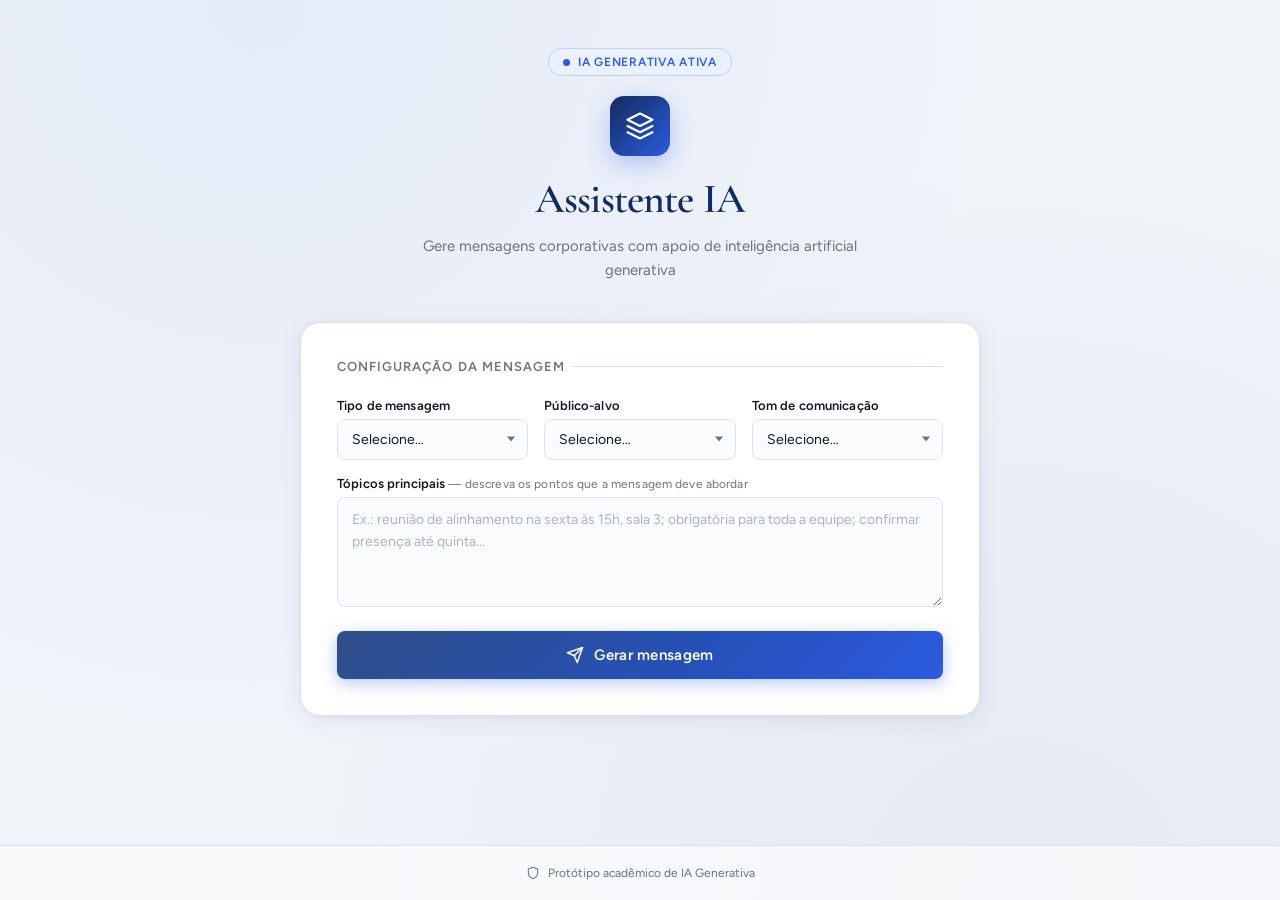
<file: assistente-ia.html>
<!DOCTYPE html>
<html lang="pt-BR">
<head>
  <meta charset="UTF-8" />
  <meta name="viewport" content="width=device-width, initial-scale=1.0" />
  <title>Assistente IA — Mensagens Corporativas</title>

  <!-- Google Fonts: Cormorant Garamond (display) + Figtree (corpo) -->
  <link rel="preconnect" href="https://fonts.googleapis.com" />
  <link rel="preconnect" href="https://fonts.gstatic.com" crossorigin />
  <link href="https://fonts.googleapis.com/css2?family=Cormorant+Garamond:wght@500;600&family=Figtree:wght@300;400;500;600;700&display=swap" rel="stylesheet" />

  <style>
    /* ======================================================
       VARIÁVEIS & RESET
    ====================================================== */
    :root {
      --bg:          #F0F4F9;
      --surface:     #FFFFFF;
      --navy:        #132C5E;
      --navy-mid:    #1E4080;
      --blue:        #2B5BE0;
      --blue-light:  #EBF0FD;
      --blue-glow:   rgba(43, 91, 224, 0.18);
      --accent:      #3B82F6;
      --text:        #111827;
      --text-muted:  #6B7280;
      --border:      #D9E2EF;
      --border-focus:#2B5BE0;
      --success:     #059669;
      --radius-sm:   8px;
      --radius-md:   14px;
      --radius-lg:   20px;
      --shadow-card: 0 4px 24px rgba(19, 44, 94, 0.08), 0 1px 4px rgba(19,44,94,0.04);
      --shadow-btn:  0 4px 16px rgba(43, 91, 224, 0.35);
      --transition:  all 0.22s cubic-bezier(0.4, 0, 0.2, 1);
    }

    *, *::before, *::after { box-sizing: border-box; margin: 0; padding: 0; }

    html { scroll-behavior: smooth; }

    body {
      font-family: 'Figtree', sans-serif;
      background: var(--bg);
      color: var(--text);
      min-height: 100vh;
      display: flex;
      flex-direction: column;
      /* textura sutil no fundo */
      background-image:
        radial-gradient(circle at 20% 0%, rgba(43,91,224,0.06) 0%, transparent 55%),
        radial-gradient(circle at 80% 100%, rgba(19,44,94,0.05) 0%, transparent 55%);
    }

    /* ======================================================
       LAYOUT PRINCIPAL
    ====================================================== */
    .page {
      flex: 1;
      display: flex;
      flex-direction: column;
      align-items: center;
      padding: 48px 20px 32px;
    }

    .container {
      width: 100%;
      max-width: 680px;
    }

    /* ======================================================
       CABEÇALHO
    ====================================================== */
    header {
      text-align: center;
      margin-bottom: 40px;
      animation: fadeDown 0.55s ease both;
    }

    .header-badge {
      display: inline-flex;
      align-items: center;
      gap: 8px;
      background: var(--blue-light);
      border: 1px solid rgba(43,91,224,0.2);
      border-radius: 100px;
      padding: 6px 14px;
      margin-bottom: 20px;
    }

    .header-badge .dot {
      width: 7px; height: 7px;
      background: var(--blue);
      border-radius: 50%;
      animation: pulse 2s ease infinite;
    }

    .header-badge span {
      font-size: 12px;
      font-weight: 600;
      color: var(--blue);
      letter-spacing: 0.06em;
      text-transform: uppercase;
    }

    /* Ícone do cabeçalho */
    .header-icon {
      width: 60px; height: 60px;
      background: linear-gradient(135deg, var(--navy) 0%, var(--blue) 100%);
      border-radius: var(--radius-md);
      display: flex; align-items: center; justify-content: center;
      margin: 0 auto 20px;
      box-shadow: 0 8px 24px rgba(43,91,224,0.3);
    }

    .header-icon svg {
      width: 30px; height: 30px;
      fill: none;
      stroke: #fff;
      stroke-width: 1.7;
      stroke-linecap: round;
      stroke-linejoin: round;
    }

    h1 {
      font-family: 'Cormorant Garamond', Georgia, serif;
      font-size: clamp(2rem, 5vw, 2.6rem);
      font-weight: 600;
      color: var(--navy);
      letter-spacing: -0.02em;
      line-height: 1.15;
      margin-bottom: 10px;
    }

    .subtitle {
      font-size: 15px;
      font-weight: 400;
      color: var(--text-muted);
      max-width: 440px;
      margin: 0 auto;
      line-height: 1.6;
    }

    /* ======================================================
       CARD PRINCIPAL
    ====================================================== */
    .card {
      background: var(--surface);
      border-radius: var(--radius-lg);
      box-shadow: var(--shadow-card);
      border: 1px solid var(--border);
      padding: 36px;
      animation: fadeUp 0.6s ease both 0.1s;
    }

    .card-title {
      font-size: 13px;
      font-weight: 600;
      letter-spacing: 0.08em;
      text-transform: uppercase;
      color: var(--text-muted);
      margin-bottom: 24px;
      display: flex;
      align-items: center;
      gap: 8px;
    }

    .card-title::after {
      content: '';
      flex: 1;
      height: 1px;
      background: var(--border);
    }

    /* ======================================================
       FORMULÁRIO
    ====================================================== */
    .form-grid {
      display: grid;
      grid-template-columns: 1fr 1fr 1fr;
      gap: 16px;
      margin-bottom: 16px;
    }

    .form-group {
      display: flex;
      flex-direction: column;
      gap: 6px;
    }

    .form-group.full {
      grid-column: 1 / -1;
    }

    label {
      font-size: 13px;
      font-weight: 600;
      color: var(--text);
      letter-spacing: 0.01em;
    }

    .label-hint {
      font-weight: 400;
      color: var(--text-muted);
      font-size: 12px;
    }

    select, textarea {
      font-family: 'Figtree', sans-serif;
      font-size: 14px;
      font-weight: 400;
      color: var(--text);
      background: #FAFBFD;
      border: 1.5px solid var(--border);
      border-radius: var(--radius-sm);
      padding: 11px 14px;
      transition: var(--transition);
      appearance: none;
      -webkit-appearance: none;
      outline: none;
      width: 100%;
    }

    /* seta customizada no select */
    .select-wrapper {
      position: relative;
    }
    .select-wrapper::after {
      content: '';
      pointer-events: none;
      position: absolute;
      right: 13px;
      top: 50%;
      transform: translateY(-50%);
      width: 0; height: 0;
      border-left: 4.5px solid transparent;
      border-right: 4.5px solid transparent;
      border-top: 5.5px solid var(--text-muted);
    }

    select:focus, textarea:focus {
      border-color: var(--border-focus);
      background: var(--surface);
      box-shadow: 0 0 0 3px var(--blue-glow);
    }

    select:hover:not(:focus), textarea:hover:not(:focus) {
      border-color: #b0bfd4;
    }

    textarea {
      resize: vertical;
      min-height: 110px;
      line-height: 1.6;
    }

    textarea::placeholder { color: #AAB4C4; }

    /* ======================================================
       BOTÃO PRINCIPAL
    ====================================================== */
    .btn-generate {
      margin-top: 24px;
      width: 100%;
      background: linear-gradient(135deg, var(--navy-mid) 0%, var(--blue) 100%);
      color: #fff;
      font-family: 'Figtree', sans-serif;
      font-size: 15px;
      font-weight: 600;
      letter-spacing: 0.02em;
      padding: 15px 28px;
      border: none;
      border-radius: var(--radius-sm);
      cursor: pointer;
      box-shadow: var(--shadow-btn);
      transition: var(--transition);
      display: flex;
      align-items: center;
      justify-content: center;
      gap: 10px;
      position: relative;
      overflow: hidden;
    }

    .btn-generate::before {
      content: '';
      position: absolute;
      inset: 0;
      background: linear-gradient(135deg, rgba(255,255,255,0.08) 0%, transparent 60%);
      pointer-events: none;
    }

    .btn-generate:hover:not(:disabled) {
      transform: translateY(-2px);
      box-shadow: 0 8px 28px rgba(43,91,224,0.42);
    }

    .btn-generate:active:not(:disabled) {
      transform: translateY(0);
      box-shadow: var(--shadow-btn);
    }

    .btn-generate:disabled {
      opacity: 0.72;
      cursor: not-allowed;
      transform: none;
    }

    .btn-generate svg {
      width: 18px; height: 18px;
      stroke: currentColor;
      stroke-width: 2;
      stroke-linecap: round;
      stroke-linejoin: round;
      fill: none;
      flex-shrink: 0;
    }

    /* ======================================================
       SPINNER
    ====================================================== */
    .spinner {
      width: 18px; height: 18px;
      border: 2.5px solid rgba(255,255,255,0.35);
      border-top-color: #fff;
      border-radius: 50%;
      animation: spin 0.7s linear infinite;
      flex-shrink: 0;
    }

    /* ======================================================
       ÁREA DE RESPOSTA
    ====================================================== */
    #output-section {
      margin-top: 24px;
      border-radius: var(--radius-lg);
      border: 1px solid var(--border);
      background: var(--surface);
      box-shadow: var(--shadow-card);
      overflow: hidden;
      animation: fadeUp 0.45s ease both;
      display: none; /* oculto até gerar */
    }

    .output-header {
      display: flex;
      align-items: center;
      justify-content: space-between;
      padding: 16px 24px;
      border-bottom: 1px solid var(--border);
      background: linear-gradient(90deg, #F7F9FF 0%, #EEF3FF 100%);
    }

    .output-header-left {
      display: flex;
      align-items: center;
      gap: 10px;
    }

    .output-indicator {
      width: 8px; height: 8px;
      background: var(--success);
      border-radius: 50%;
      box-shadow: 0 0 0 3px rgba(5,150,105,0.18);
    }

    .output-label {
      font-size: 13px;
      font-weight: 700;
      color: var(--navy);
      letter-spacing: 0.04em;
      text-transform: uppercase;
    }

    .output-meta {
      font-size: 11.5px;
      color: var(--text-muted);
      font-weight: 500;
    }

    .btn-copy {
      display: flex;
      align-items: center;
      gap: 6px;
      background: none;
      border: 1.5px solid var(--border);
      border-radius: 6px;
      color: var(--text-muted);
      font-family: 'Figtree', sans-serif;
      font-size: 12px;
      font-weight: 600;
      padding: 6px 12px;
      cursor: pointer;
      transition: var(--transition);
    }

    .btn-copy:hover {
      border-color: var(--blue);
      color: var(--blue);
      background: var(--blue-light);
    }

    .btn-copy.copied {
      border-color: var(--success);
      color: var(--success);
      background: rgba(5,150,105,0.07);
    }

    .btn-copy svg {
      width: 13px; height: 13px;
      stroke: currentColor;
      stroke-width: 2;
      stroke-linecap: round;
      stroke-linejoin: round;
      fill: none;
    }

    .output-body {
      padding: 28px;
    }

    #output-text {
      font-size: 14.5px;
      line-height: 1.78;
      color: var(--text);
      white-space: pre-wrap;
      word-break: break-word;
      font-weight: 400;
    }

    /* Efeito de digitação */
    .typing-cursor::after {
      content: '|';
      color: var(--blue);
      animation: blink 0.9s step-end infinite;
      margin-left: 1px;
    }

    /* ======================================================
       ESTADO DE CARREGAMENTO (dentro do card)
    ====================================================== */
    #loading-section {
      margin-top: 24px;
      border-radius: var(--radius-lg);
      border: 1px solid var(--border);
      background: var(--surface);
      box-shadow: var(--shadow-card);
      padding: 36px 28px;
      display: none;
      flex-direction: column;
      align-items: center;
      gap: 16px;
      text-align: center;
    }

    .loading-ring {
      position: relative;
      width: 44px; height: 44px;
    }

    .loading-ring svg {
      width: 44px; height: 44px;
      animation: spin 1.2s linear infinite;
    }

    .loading-ring circle {
      fill: none;
      stroke-width: 3;
      stroke-linecap: round;
    }

    .loading-ring .track {
      stroke: var(--blue-light);
    }

    .loading-ring .arc {
      stroke: var(--blue);
      stroke-dasharray: 88;
      stroke-dashoffset: 60;
    }

    .loading-text {
      font-size: 14px;
      font-weight: 600;
      color: var(--navy);
    }

    .loading-sub {
      font-size: 13px;
      color: var(--text-muted);
      margin-top: -8px;
    }

    /* ======================================================
       MENSAGEM DE ERRO
    ====================================================== */
    #error-section {
      margin-top: 24px;
      border-radius: var(--radius-md);
      border: 1.5px solid #FCA5A5;
      background: #FFF5F5;
      padding: 18px 22px;
      display: none;
      align-items: flex-start;
      gap: 12px;
      animation: fadeUp 0.35s ease both;
    }

    #error-section svg {
      width: 20px; height: 20px;
      stroke: #DC2626;
      stroke-width: 2;
      stroke-linecap: round;
      stroke-linejoin: round;
      fill: none;
      flex-shrink: 0;
      margin-top: 1px;
    }

    .error-content .error-title {
      font-size: 13px;
      font-weight: 700;
      color: #991B1B;
      margin-bottom: 2px;
    }

    .error-content .error-msg {
      font-size: 13px;
      color: #B91C1C;
    }

    /* ======================================================
       RODAPÉ
    ====================================================== */
    footer {
      padding: 20px;
      text-align: center;
      font-size: 12px;
      color: var(--text-muted);
      font-weight: 400;
      border-top: 1px solid var(--border);
      background: rgba(255,255,255,0.6);
      display: flex;
      align-items: center;
      justify-content: center;
      gap: 8px;
    }

    footer svg {
      width: 14px; height: 14px;
      stroke: var(--text-muted);
      stroke-width: 1.8;
      fill: none;
      stroke-linecap: round;
      stroke-linejoin: round;
    }

    /* ======================================================
       ANIMAÇÕES
    ====================================================== */
    @keyframes fadeDown {
      from { opacity: 0; transform: translateY(-18px); }
      to   { opacity: 1; transform: translateY(0); }
    }

    @keyframes fadeUp {
      from { opacity: 0; transform: translateY(18px); }
      to   { opacity: 1; transform: translateY(0); }
    }

    @keyframes spin {
      to { transform: rotate(360deg); }
    }

    @keyframes pulse {
      0%, 100% { opacity: 1; transform: scale(1); }
      50%       { opacity: 0.55; transform: scale(0.85); }
    }

    @keyframes blink {
      0%, 100% { opacity: 1; }
      50%       { opacity: 0; }
    }

    /* ======================================================
       RESPONSIVIDADE
    ====================================================== */
    @media (max-width: 600px) {
      .page { padding: 32px 14px 24px; }
      .card { padding: 24px 20px; }
      .form-grid { grid-template-columns: 1fr; }
      .output-header { flex-direction: column; align-items: flex-start; gap: 12px; }
      .output-body { padding: 20px; }
    }
  </style>
</head>

<body>

  <!-- =====================================================
       CONTEÚDO PRINCIPAL
  ====================================================== -->
  <main class="page">
    <div class="container">

      <!-- CABEÇALHO -->
      <header>
        <div class="header-badge">
          <span class="dot"></span>
          <span>IA Generativa ativa</span>
        </div>

        <!-- Ícone principal -->
        <div class="header-icon" aria-hidden="true">
          <svg viewBox="0 0 24 24">
            <path d="M12 2L2 7l10 5 10-5-10-5z"/>
            <path d="M2 17l10 5 10-5"/>
            <path d="M2 12l10 5 10-5"/>
          </svg>
        </div>

        <h1>Assistente IA</h1>
        <p class="subtitle">Gere mensagens corporativas com apoio de inteligência artificial generativa</p>
      </header>

      <!-- CARD FORMULÁRIO -->
      <div class="card">
        <div class="card-title">Configuração da mensagem</div>

        <form id="ai-form" novalidate>

          <!-- Grade de selects (3 colunas) -->
          <div class="form-grid">

            <!-- Tipo de mensagem -->
            <div class="form-group">
              <label for="tipo">Tipo de mensagem</label>
              <div class="select-wrapper">
                <select id="tipo" name="tipo" required>
                  <option value="" disabled selected>Selecione…</option>
                  <option value="Email">📧 E-mail</option>
                  <option value="WhatsApp">💬 WhatsApp</option>
                  <option value="Aviso">📋 Aviso interno</option>
                  <option value="Resumo de reunião">🗒️ Resumo de reunião</option>
                </select>
              </div>
            </div>

            <!-- Público-alvo -->
            <div class="form-group">
              <label for="publico">Público-alvo</label>
              <div class="select-wrapper">
                <select id="publico" name="publico" required>
                  <option value="" disabled selected>Selecione…</option>
                  <option value="Equipe">👥 Equipe</option>
                  <option value="Diretoria">🏢 Diretoria</option>
                  <option value="Colaboradores">🤝 Colaboradores</option>
                </select>
              </div>
            </div>

            <!-- Tom de comunicação -->
            <div class="form-group">
              <label for="tom">Tom de comunicação</label>
              <div class="select-wrapper">
                <select id="tom" name="tom" required>
                  <option value="" disabled selected>Selecione…</option>
                  <option value="Formal">🎩 Formal</option>
                  <option value="Amigável">😊 Amigável</option>
                  <option value="Urgente">⚡ Urgente</option>
                </select>
              </div>
            </div>

            <!-- Tópicos principais (linha inteira) -->
            <div class="form-group full">
              <label for="topicos">
                Tópicos principais
                <span class="label-hint">— descreva os pontos que a mensagem deve abordar</span>
              </label>
              <textarea
                id="topicos"
                name="topicos"
                placeholder="Ex.: reunião de alinhamento na sexta às 15h, sala 3; obrigatória para toda a equipe; confirmar presença até quinta..."
                required
              ></textarea>
            </div>
          </div>

          <!-- Botão gerar -->
          <button type="submit" class="btn-generate" id="btn-generate">
            <!-- Ícone de envio -->
            <svg id="btn-icon" viewBox="0 0 24 24" aria-hidden="true">
              <line x1="22" y1="2" x2="11" y2="13"/>
              <polygon points="22 2 15 22 11 13 2 9 22 2"/>
            </svg>
            <span id="btn-label">Gerar mensagem</span>
          </button>

        </form>
      </div>
      <!-- /card formulário -->

      <!-- ESTADO: CARREGANDO -->
      <div id="loading-section" role="status" aria-live="polite">
        <div class="loading-ring" aria-hidden="true">
          <svg viewBox="0 0 44 44">
            <circle class="track" cx="22" cy="22" r="18"/>
            <circle class="arc"   cx="22" cy="22" r="18"/>
          </svg>
        </div>
        <div class="loading-text">Gerando mensagem…</div>
        <div class="loading-sub">A IA está processando sua solicitação. Aguarde.</div>
      </div>

      <!-- ESTADO: ERRO -->
      <div id="error-section" role="alert">
        <svg viewBox="0 0 24 24" aria-hidden="true">
          <circle cx="12" cy="12" r="10"/>
          <line x1="12" y1="8" x2="12" y2="12"/>
          <line x1="12" y1="16" x2="12.01" y2="16"/>
        </svg>
        <div class="error-content">
          <div class="error-title">Não foi possível gerar a mensagem</div>
          <div class="error-msg" id="error-msg">Verifique sua conexão e tente novamente.</div>
        </div>
      </div>

      <!-- ÁREA DE RESPOSTA -->
      <div id="output-section" aria-live="polite">
        <div class="output-header">
          <div class="output-header-left">
            <div class="output-indicator" aria-hidden="true"></div>
            <span class="output-label">Mensagem gerada</span>
            <span class="output-meta" id="output-meta"></span>
          </div>
          <button class="btn-copy" id="btn-copy" title="Copiar mensagem" aria-label="Copiar mensagem gerada">
            <svg viewBox="0 0 24 24" aria-hidden="true">
              <rect x="9" y="9" width="13" height="13" rx="2" ry="2"/>
              <path d="M5 15H4a2 2 0 0 1-2-2V4a2 2 0 0 1 2-2h9a2 2 0 0 1 2 2v1"/>
            </svg>
            Copiar
          </button>
        </div>
        <div class="output-body">
          <div id="output-text" aria-label="Texto gerado pela IA"></div>
        </div>
      </div>

    </div><!-- /container -->
  </main>

  <!-- =====================================================
       RODAPÉ
  ====================================================== -->
  <footer>
    <svg viewBox="0 0 24 24" aria-hidden="true">
      <path d="M12 22s8-4 8-10V5l-8-3-8 3v7c0 6 8 10 8 10z"/>
    </svg>
    Protótipo acadêmico de IA Generativa
  </footer>

  <!-- =====================================================
       JAVASCRIPT
  ====================================================== -->
  <script>
    /* =======================================================
       CONFIGURAÇÃO
       ↓ Substitua a URL abaixo pela URL do seu webhook ↓
    ======================================================= */
    const WEBHOOK_URL = 'https://hook.us2.make.com/df4rnwgpqyo9bexok7qx0m91wx3n5why';
    /* ======================================================= */

    /* --- Referências ao DOM --- */
    const form          = document.getElementById('ai-form');
    const btnGenerate   = document.getElementById('btn-generate');
    const btnIcon       = document.getElementById('btn-icon');
    const btnLabel      = document.getElementById('btn-label');
    const loadingSection= document.getElementById('loading-section');
    const outputSection = document.getElementById('output-section');
    const outputText    = document.getElementById('output-text');
    const outputMeta    = document.getElementById('output-meta');
    const errorSection  = document.getElementById('error-section');
    const errorMsg      = document.getElementById('error-msg');
    const btnCopy       = document.getElementById('btn-copy');

    /* --- Utilitários de visibilidade --- */
    function show(el, displayType = 'flex') {
      el.style.display = displayType;
    }
    function hide(el) {
      el.style.display = 'none';
    }

    /* --- Botão: estado de carregamento --- */
    function setLoading(isLoading) {
      btnGenerate.disabled = isLoading;

      if (isLoading) {
        // Troca ícone por spinner
        btnIcon.style.display = 'none';
        btnLabel.textContent = 'Gerando…';

        // Insere spinner no botão (se ainda não existe)
        if (!document.getElementById('btn-spinner')) {
          const sp = document.createElement('span');
          sp.id = 'btn-spinner';
          sp.className = 'spinner';
          btnGenerate.insertBefore(sp, btnLabel);
        }
      } else {
        // Restaura ícone original
        btnIcon.style.display = '';
        btnLabel.textContent = 'Gerar mensagem';

        const sp = document.getElementById('btn-spinner');
        if (sp) sp.remove();
      }
    }

    /* --- Formata timestamp legível --- */
    function formatTimestamp() {
      const now = new Date();
      return now.toLocaleString('pt-BR', {
        day: '2-digit', month: '2-digit', year: 'numeric',
        hour: '2-digit', minute: '2-digit'
      });
    }

    /* --- Efeito de "digitação" do texto --- */
    function typeText(el, text, speedMs = 12) {
      el.textContent = '';
      el.classList.add('typing-cursor');
      let i = 0;
      const interval = setInterval(() => {
        el.textContent += text[i] ?? '';
        i++;
        if (i >= text.length) {
          clearInterval(interval);
          el.classList.remove('typing-cursor');
        }
      }, speedMs);
    }

    /* --- Coleta dados do formulário --- */
    function getFormData() {
      return {
        tipo:    document.getElementById('tipo').value,
        publico: document.getElementById('publico').value,
        tom:     document.getElementById('tom').value,
        topicos: document.getElementById('topicos').value.trim()
      };
    }

    /* --- Valida campos obrigatórios --- */
    function validateForm(data) {
      const missing = Object.values(data).some(v => !v);
      return !missing;
    }

    /* --- Chama o webhook e retorna o texto gerado --- */
    async function callWebhook(payload) {
      const response = await fetch(WEBHOOK_URL, {
        method: 'POST',
        headers: { 'Content-Type': 'application/json' },
        body: JSON.stringify(payload)
      });

      if (!response.ok) {
        throw new Error(`Erro ${response.status}: ${response.statusText}`);
      }

      // Tenta interpretar como JSON ou texto simples
      const contentType = response.headers.get('content-type') || '';
      if (contentType.includes('application/json')) {
        const json = await response.json();
        // Extrai o campo de texto da resposta (ajuste a chave conforme necessário)
        return json.output || json.message || json.texto || json.result
          || JSON.stringify(json, null, 2);
      }

      return await response.text();
    }

    /* --- Manipulador principal do formulário --- */
    form.addEventListener('submit', async (e) => {
      e.preventDefault();

      const data = getFormData();

      // Valida campos
      if (!validateForm(data)) {
        alert('Por favor, preencha todos os campos antes de gerar a mensagem.');
        return;
      }

      // Oculta outputs anteriores
      hide(outputSection);
      hide(errorSection);

      // Ativa estado de carregamento
      setLoading(true);
      show(loadingSection, 'flex');

      try {
        // Envia ao webhook
        const resultado = await callWebhook(data);

        // Exibe resultado
        hide(loadingSection);
        show(outputSection, 'block');
        outputMeta.textContent = `— ${formatTimestamp()}`;
        typeText(outputText, resultado, 8);

      } catch (err) {
        // Exibe erro
        hide(loadingSection);
        show(errorSection, 'flex');
        errorMsg.textContent = err.message || 'Verifique sua conexão e tente novamente.';
        console.error('[Assistente IA] Erro ao chamar webhook:', err);

      } finally {
        setLoading(false);
      }
    });

    /* --- Botão copiar --- */
    btnCopy.addEventListener('click', () => {
      const text = outputText.textContent;
      if (!text) return;

      navigator.clipboard.writeText(text).then(() => {
        btnCopy.classList.add('copied');
        btnCopy.querySelector('span') && null;

        // Feedback visual temporário
        const originalHTML = btnCopy.innerHTML;
        btnCopy.innerHTML = `
          <svg viewBox="0 0 24 24" aria-hidden="true"
               style="width:13px;height:13px;stroke:currentColor;stroke-width:2;fill:none;stroke-linecap:round;stroke-linejoin:round">
            <polyline points="20 6 9 17 4 12"/>
          </svg>
          Copiado!
        `;
        setTimeout(() => {
          btnCopy.innerHTML = originalHTML;
          btnCopy.classList.remove('copied');
        }, 2000);

      }).catch(() => {
        alert('Não foi possível copiar. Selecione o texto manualmente.');
      });
    });
  </script>

</body>
</html>
</file>
